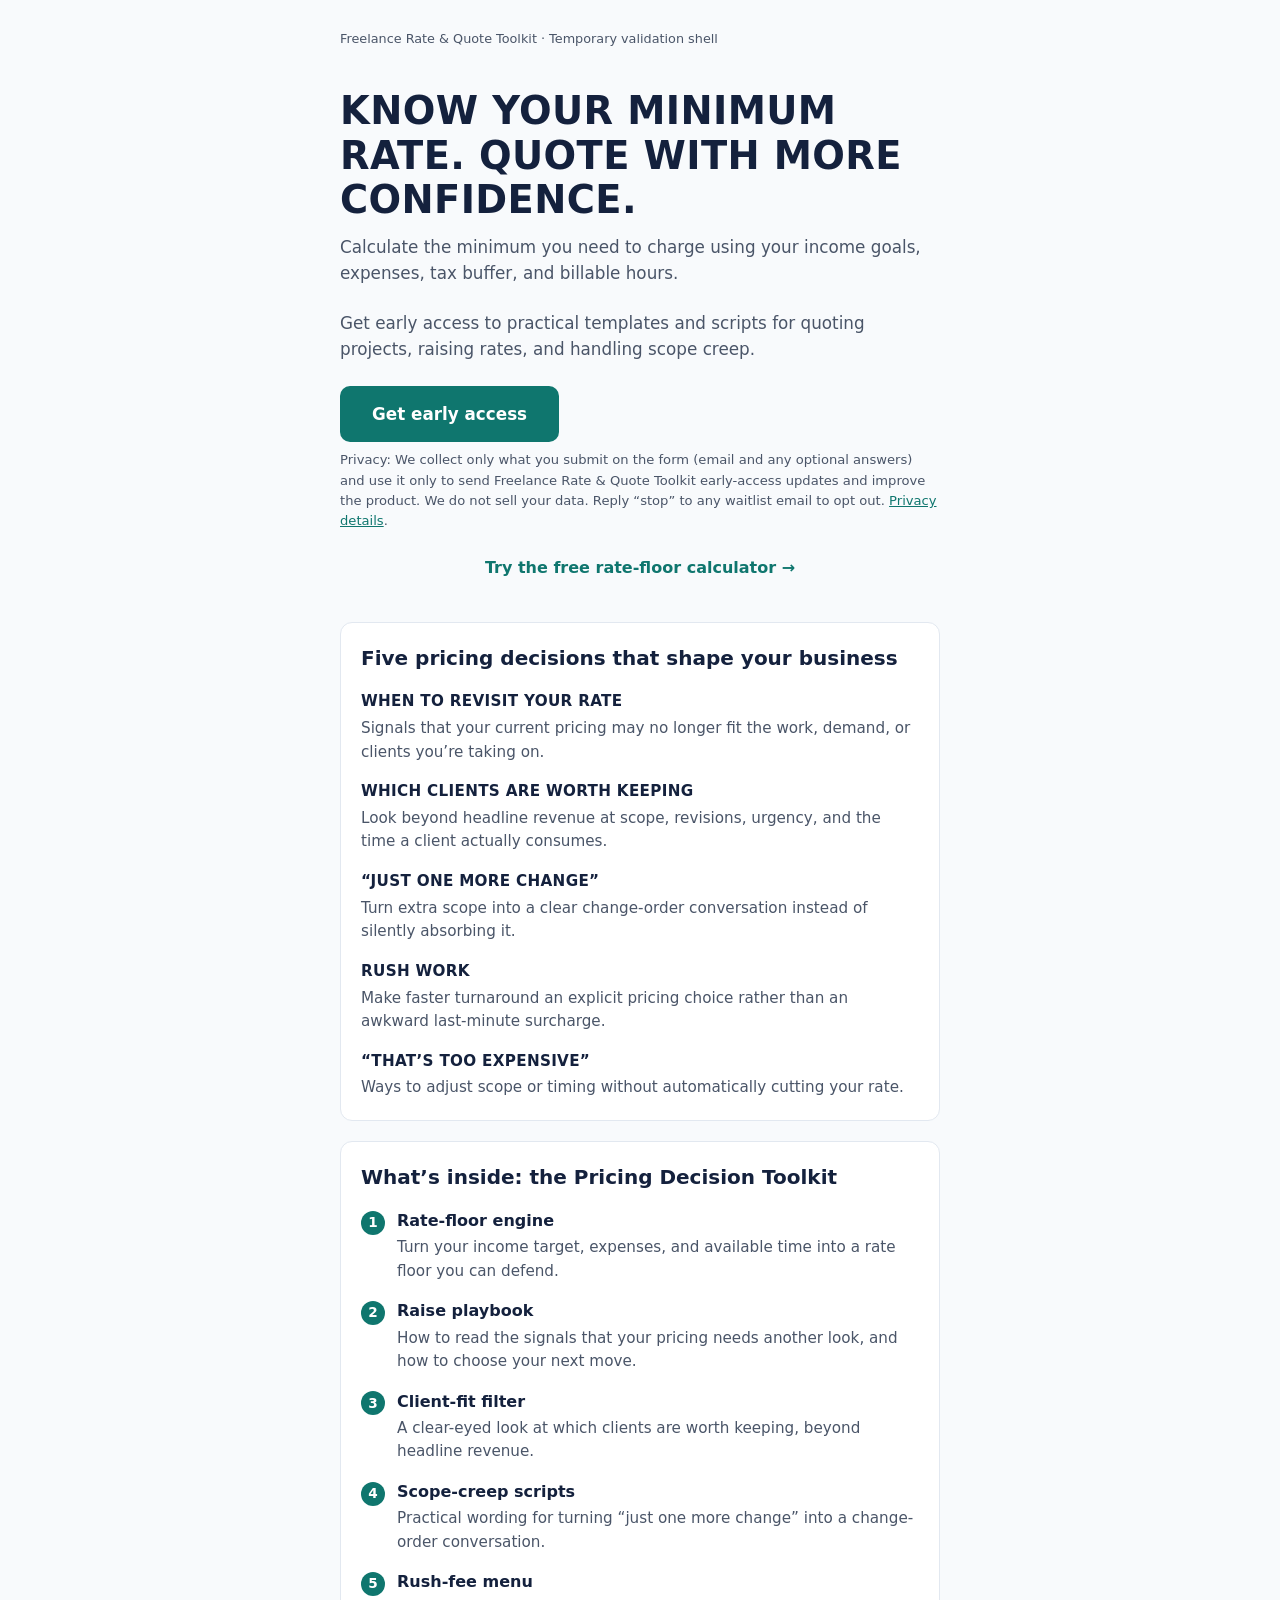
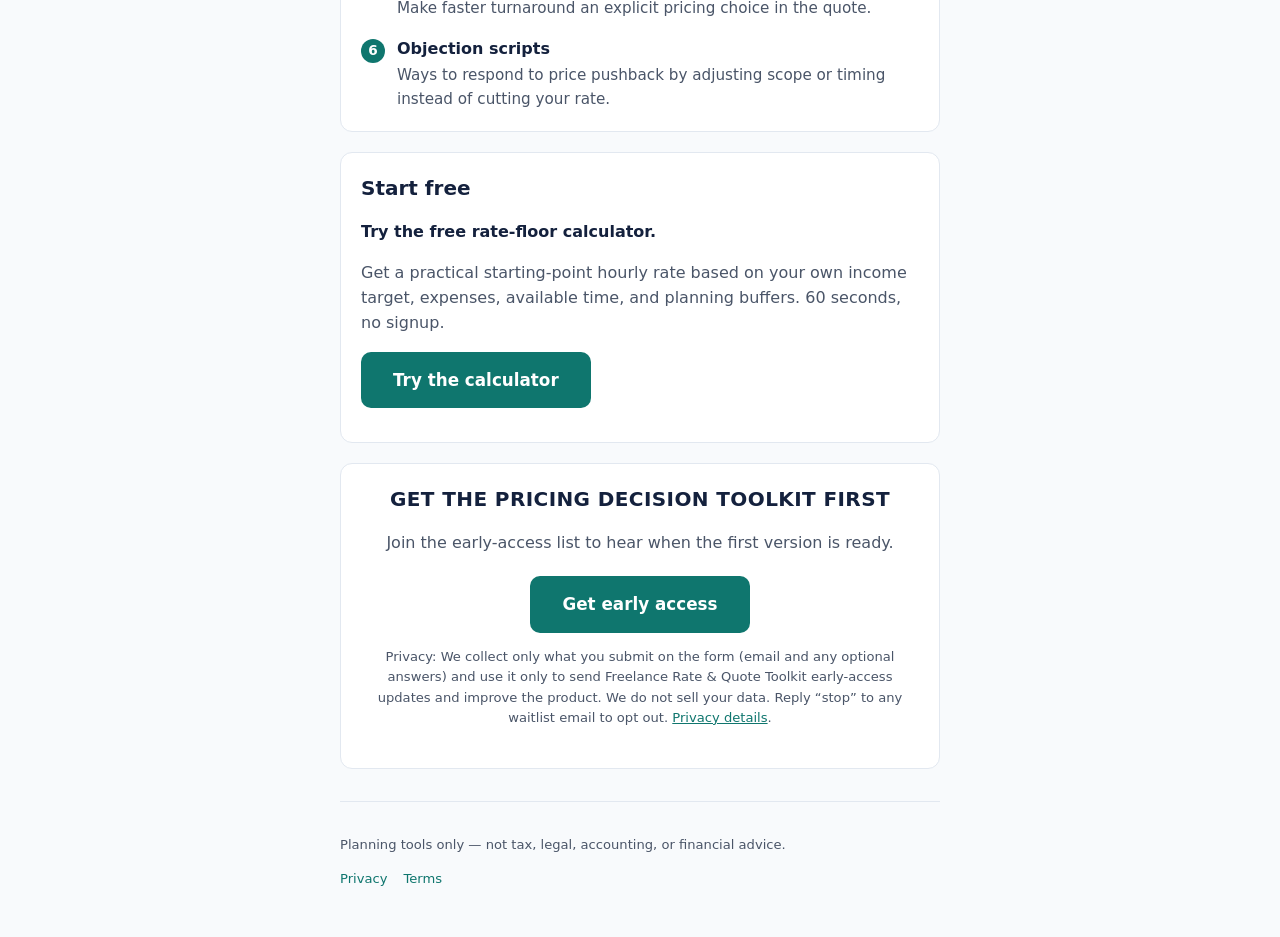
<file: index.html>
<!DOCTYPE html>
<html lang="en">
<head>
  <meta charset="utf-8" />
  <meta name="viewport" content="width=device-width, initial-scale=1" />
  <title>Freelance Rate &amp; Quote Toolkit — Know your minimum rate</title>
  <meta name="description" content="Free freelance rate calculator: find your minimum rate using income goals, expenses, tax buffer, and billable hours. Quote projects with more confidence." />
  <style>
    :root { --ink:#14213d; --muted:#4a5568; --line:#e2e8f0; --bg:#f8fafc; --card:#fff; --accent:#0f766e; --accent-dark:#0c5f59; }
    * { box-sizing: border-box; }
    body { margin:0; font-family: ui-sans-serif, system-ui, -apple-system, "Segoe UI", Roboto, Helvetica, Arial, sans-serif; color:var(--ink); background:var(--bg); font-size:16px; line-height:1.55; }
    main { max-width:640px; margin:0 auto; padding:0 1.25rem 3rem; }
    .shell { font-size:.8rem; color:var(--muted); padding:1rem 0 .25rem; }
    .hero { padding:1.5rem 0 2rem; }
    h1 { font-size:2rem; line-height:1.15; margin:0 0 .75rem; text-transform:uppercase; letter-spacing:.01em; }
    .sub { font-size:1.05rem; color:var(--muted); margin:0 0 1.5rem; }
    .btn { display:block; width:100%; text-align:center; background:var(--accent); color:#fff; font-weight:700; font-size:1.05rem; padding:.95rem 1rem; border-radius:10px; text-decoration:none; margin:0 0 .9rem; min-height:48px; }
    .btn:hover { background:var(--accent-dark); }
    .privacy-note { font-size:.82rem; color:var(--muted); margin:-.4rem 0 .9rem; }
    .privacy-note a { color:var(--accent); }
    .alt-link { display:block; text-align:center; color:var(--accent); font-weight:600; text-decoration:none; padding:.6rem; min-height:44px; }
    .alt-link:hover { text-decoration:underline; }
    section.card { background:var(--card); border:1px solid var(--line); border-radius:12px; padding:1.25rem; margin:0 0 1.25rem; }
    h2 { font-size:1.25rem; margin:0 0 1rem; }
    .decision { margin:0 0 1rem; }
    .decision:last-child { margin-bottom:0; }
    .decision strong { display:block; font-size:.95rem; letter-spacing:.02em; margin-bottom:.2rem; }
    .decision p { margin:0; color:var(--muted); font-size:.95rem; }
    ol.toolkit { margin:0; padding:0; list-style:none; counter-reset:tk; }
    ol.toolkit li { counter-increment:tk; margin:0 0 1rem; padding-left:2.25rem; position:relative; }
    ol.toolkit li:last-child { margin-bottom:0; }
    ol.toolkit li::before { content:counter(tk); position:absolute; left:0; top:.1rem; width:1.5rem; height:1.5rem; border-radius:50%; background:var(--accent); color:#fff; font-size:.85rem; font-weight:700; display:flex; align-items:center; justify-content:center; }
    ol.toolkit strong { display:block; margin-bottom:.15rem; }
    ol.toolkit p { margin:0; color:var(--muted); font-size:.95rem; }
    .cta-block { text-align:center; padding:1.5rem 1.25rem; }
    .cta-block h2 { text-transform:uppercase; letter-spacing:.02em; }
    .cta-block p { color:var(--muted); margin:0 0 1.25rem; }
    footer { border-top:1px solid var(--line); margin-top:2rem; padding-top:1.25rem; font-size:.82rem; color:var(--muted); }
    footer nav { margin-top:.5rem; }
    footer a { color:var(--accent); text-decoration:none; margin-right:1rem; }
    footer a:hover { text-decoration:underline; }
    @media (min-width:560px){
      h1 { font-size:2.4rem; }
      .btn { width:auto; display:inline-block; padding:.95rem 2rem; }
    }
  </style>
</head>
<body>
  <main>
    <p class="shell">Freelance Rate &amp; Quote Toolkit &middot; Temporary validation shell</p>
    <div class="hero">
      <h1>Know your minimum rate. Quote with more confidence.</h1>
      <p class="sub">Calculate the minimum you need to charge using your income goals, expenses, tax buffer, and billable hours.</p>
<p class="sub">Get early access to practical templates and scripts for quoting projects, raising rates, and handling scope creep.</p>
      <a class="btn" href="https://forms.gle/4DkwoLNyhobYwqoF9">Get early access</a>
      <p class="privacy-note">Privacy: We collect only what you submit on the form (email and any optional answers) and use it only to send Freelance Rate &amp; Quote Toolkit early-access updates and improve the product. We do not sell your data. Reply &ldquo;stop&rdquo; to any waitlist email to opt out. <a href="privacy.html">Privacy details</a>.</p>
      <a class="alt-link" href="calculator.html">Try the free rate-floor calculator &rarr;</a>
    </div>
    <section class="card" aria-label="Pricing decisions">
      <h2>Five pricing decisions that shape your business</h2>
      <div class="decision"><strong>WHEN TO REVISIT YOUR RATE</strong><p>Signals that your current pricing may no longer fit the work, demand, or clients you&rsquo;re taking on.</p></div>
      <div class="decision"><strong>WHICH CLIENTS ARE WORTH KEEPING</strong><p>Look beyond headline revenue at scope, revisions, urgency, and the time a client actually consumes.</p></div>
      <div class="decision"><strong>&ldquo;JUST ONE MORE CHANGE&rdquo;</strong><p>Turn extra scope into a clear change-order conversation instead of silently absorbing it.</p></div>
      <div class="decision"><strong>RUSH WORK</strong><p>Make faster turnaround an explicit pricing choice rather than an awkward last-minute surcharge.</p></div>
      <div class="decision"><strong>&ldquo;THAT&rsquo;S TOO EXPENSIVE&rdquo;</strong><p>Ways to adjust scope or timing without automatically cutting your rate.</p></div>
    </section>
    <section class="card" aria-label="Toolkit contents">
      <h2>What&rsquo;s inside: the Pricing Decision Toolkit</h2>
      <ol class="toolkit">
        <li><strong>Rate-floor engine</strong><p>Turn your income target, expenses, and available time into a rate floor you can defend.</p></li>
        <li><strong>Raise playbook</strong><p>How to read the signals that your pricing needs another look, and how to choose your next move.</p></li>
        <li><strong>Client-fit filter</strong><p>A clear-eyed look at which clients are worth keeping, beyond headline revenue.</p></li>
        <li><strong>Scope-creep scripts</strong><p>Practical wording for turning &ldquo;just one more change&rdquo; into a change-order conversation.</p></li>
        <li><strong>Rush-fee menu</strong><p>Make faster turnaround an explicit pricing choice in the quote.</p></li>
        <li><strong>Objection scripts</strong><p>Ways to respond to price pushback by adjusting scope or timing instead of cutting your rate.</p></li>
      </ol>
    </section>
    <section class="card" aria-label="Free calculator">
      <h2>Start free</h2>
      <p><strong>Try the free rate-floor calculator.</strong></p>
      <p style="color:var(--muted)">Get a practical starting-point hourly rate based on your own income target, expenses, available time, and planning buffers. 60 seconds, no signup.</p>
      <a class="btn" href="calculator.html">Try the calculator</a>
    </section>
    <section class="card cta-block" aria-label="Early access">
      <h2>Get the Pricing Decision Toolkit first</h2>
      <p>Join the early-access list to hear when the first version is ready.</p>
      <a class="btn" href="https://forms.gle/4DkwoLNyhobYwqoF9">Get early access</a>
      <p class="privacy-note">Privacy: We collect only what you submit on the form (email and any optional answers) and use it only to send Freelance Rate &amp; Quote Toolkit early-access updates and improve the product. We do not sell your data. Reply &ldquo;stop&rdquo; to any waitlist email to opt out. <a href="privacy.html">Privacy details</a>.</p>
    </section>
    <footer>
      <p>Planning tools only &mdash; not tax, legal, accounting, or financial advice.</p>
      <nav><a href="privacy.html">Privacy</a><a href="terms.html">Terms</a></nav>
    </footer>
  </main>
  <!-- Cloudflare Web Analytics -->
  <script type='module' src='https://static.cloudflareinsights.com/beacon.min.js' data-cf-beacon='{"token": "675e3a77023b4653a0417d7aea74f840"}'></script>
  <!-- End Cloudflare Web Analytics -->
</body>
</html>
</file>
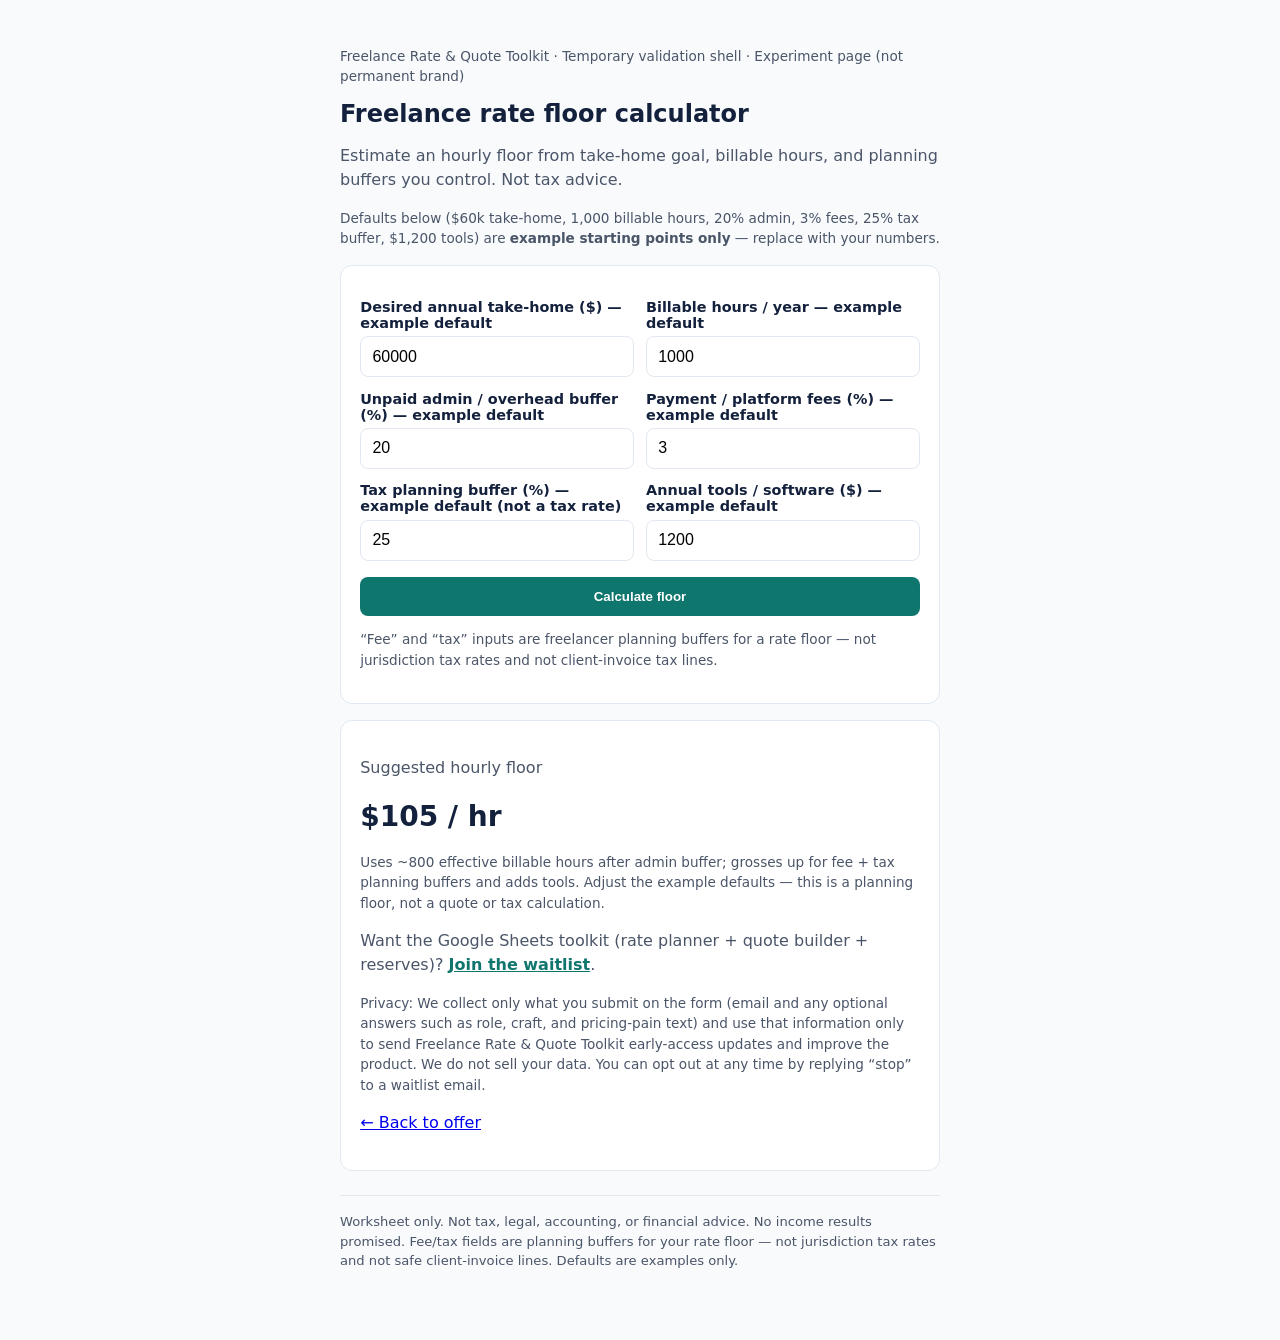
<file: calculator.html>
<!DOCTYPE html>
<html lang="en">
<head>
  <meta charset="utf-8" />
  <meta name="viewport" content="width=device-width, initial-scale=1" />
  <title>Freelance Rate Floor Calculator</title>
  <style>
    :root { --ink:#14213d; --muted:#4a5568; --line:#e2e8f0; --bg:#f8fafc; --card:#fff; --accent:#0f766e; }
    * { box-sizing: border-box; }
    body { margin:0; font-family: ui-sans-serif, system-ui, -apple-system, Segoe UI, Roboto, Helvetica, Arial, sans-serif; color:var(--ink); background:var(--bg); }
    main { max-width:640px; margin:0 auto; padding:2rem 1.25rem 3.5rem; }
    h1 { font-size:1.5rem; margin:0 0 .5rem; }
    p { color:var(--muted); line-height:1.5; }
    form, .out { background:var(--card); border:1px solid var(--line); border-radius:12px; padding:1.2rem; margin:1rem 0; }
    label { display:block; font-size:.9rem; font-weight:600; margin:.85rem 0 .35rem; }
    input { width:100%; padding:.65rem .7rem; border:1px solid var(--line); border-radius:8px; font-size:1rem; }
    .row { display:grid; grid-template-columns:1fr 1fr; gap:.75rem; }
    @media (max-width:560px){ .row { grid-template-columns:1fr; } }
    button { margin-top:1rem; background:var(--accent); color:#fff; border:0; border-radius:8px; padding:.75rem 1rem; font-weight:600; cursor:pointer; width:100%; }
    .big { font-size:1.75rem; font-weight:700; color:var(--ink); margin:.25rem 0; }
    .hint { font-size:.85rem; }
    a.cta { color:var(--accent); font-weight:600; }
    .disclaimer { font-size:.82rem; border-top:1px solid var(--line); padding-top:1rem; margin-top:1.5rem; color:var(--muted); }
  </style>
</head>
<body>
  <main>
    <p class="hint">Freelance Rate & Quote Toolkit · Temporary validation shell · Experiment page (not permanent brand)</p>
    <h1>Freelance rate floor calculator</h1>
    <p>Estimate an hourly floor from take-home goal, billable hours, and planning buffers you control. Not tax advice.</p>
    <p class="hint">Defaults below ($60k take-home, 1,000 billable hours, 20% admin, 3% fees, 25% tax buffer, $1,200 tools) are <strong>example starting points only</strong> — replace with your numbers.</p>

    <form id="calc" onsubmit="return false;">
      <div class="row">
        <div>
          <label for="takeHome">Desired annual take-home ($) — example default</label>
          <input id="takeHome" type="number" min="0" step="100" value="60000" />
        </div>
        <div>
          <label for="billable">Billable hours / year — example default</label>
          <input id="billable" type="number" min="1" step="1" value="1000" />
        </div>
      </div>
      <div class="row">
        <div>
          <label for="adminPct">Unpaid admin / overhead buffer (%) — example default</label>
          <input id="adminPct" type="number" min="0" max="90" step="1" value="20" />
        </div>
        <div>
          <label for="feePct">Payment / platform fees (%) — example default</label>
          <input id="feePct" type="number" min="0" max="50" step="0.1" value="3" />
        </div>
      </div>
      <div class="row">
        <div>
          <label for="taxPct">Tax planning buffer (%) — example default (not a tax rate)</label>
          <input id="taxPct" type="number" min="0" max="60" step="1" value="25" />
        </div>
        <div>
          <label for="tools">Annual tools / software ($) — example default</label>
          <input id="tools" type="number" min="0" step="50" value="1200" />
        </div>
      </div>
      <button type="button" id="run">Calculate floor</button>
      <p class="hint">“Fee” and “tax” inputs are freelancer planning buffers for a rate floor — not jurisdiction tax rates and not client-invoice tax lines.</p>
    </form>

    <div class="out" id="out" hidden>
      <p>Suggested hourly floor</p>
      <p class="big" id="hourly">—</p>
      <p id="detail" class="hint"></p>
      <p>Want the Google Sheets toolkit (rate planner + quote builder + reserves)? <a class="cta" href="https://forms.gle/4DkwoLNyhobYwqoF9">Join the waitlist</a>.</p>
      <p class="hint">Privacy: We collect only what you submit on the form (email and any optional answers such as role, craft, and pricing-pain text) and use that information only to send Freelance Rate & Quote Toolkit early-access updates and improve the product. We do not sell your data. You can opt out at any time by replying “stop” to a waitlist email.</p>
      <p><a href="./offer.html">← Back to offer</a></p>
    </div>

    <p class="disclaimer">Worksheet only. Not tax, legal, accounting, or financial advice. No income results promised. Fee/tax fields are planning buffers for your rate floor — not jurisdiction tax rates and not safe client-invoice lines. Defaults are examples only.</p>
  </main>
  <script>
    function num(id){ return Math.max(0, Number(document.getElementById(id).value) || 0); }
    function calc(){
      const takeHome = num('takeHome');
      const billable = Math.max(1, num('billable'));
      const admin = num('adminPct') / 100;
      const fee = num('feePct') / 100;
      const tax = num('taxPct') / 100;
      const tools = num('tools');
      // Effective revenue needed before fee+tax buffers, after adding tools and admin inflation of hours
      const effectiveHours = billable * (1 - Math.min(admin, 0.9));
      const costBase = takeHome + tools;
      // Gross up for fee and tax reserves: need X such that X*(1-fee)*(1-tax) ~= costBase (simple sequential reserve)
      let gross = costBase;
      if (fee < 1) gross = gross / (1 - fee);
      if (tax < 1) gross = gross / (1 - tax);
      const hoursForRate = Math.max(effectiveHours, 1);
      const hourly = gross / hoursForRate;
      document.getElementById('out').hidden = false;
      document.getElementById('hourly').textContent = '$' + hourly.toFixed(0) + ' / hr';
      document.getElementById('detail').textContent =
        'Uses ~' + hoursForRate.toFixed(0) + ' effective billable hours after admin buffer; grosses up for fee + tax planning buffers and adds tools. Adjust the example defaults — this is a planning floor, not a quote or tax calculation.';
    }
    document.getElementById('run').addEventListener('click', calc);
    ['takeHome','billable','adminPct','feePct','taxPct','tools'].forEach(id => {
      document.getElementById(id).addEventListener('change', calc);
    });
    calc();
  </script>
  <!-- Cloudflare Web Analytics -->
  <script type='module' src='https://static.cloudflareinsights.com/beacon.min.js' data-cf-beacon='{"token": "675e3a77023b4653a0417d7aea74f840"}'></script>
  <!-- End Cloudflare Web Analytics -->
</body>
</html>
</file>
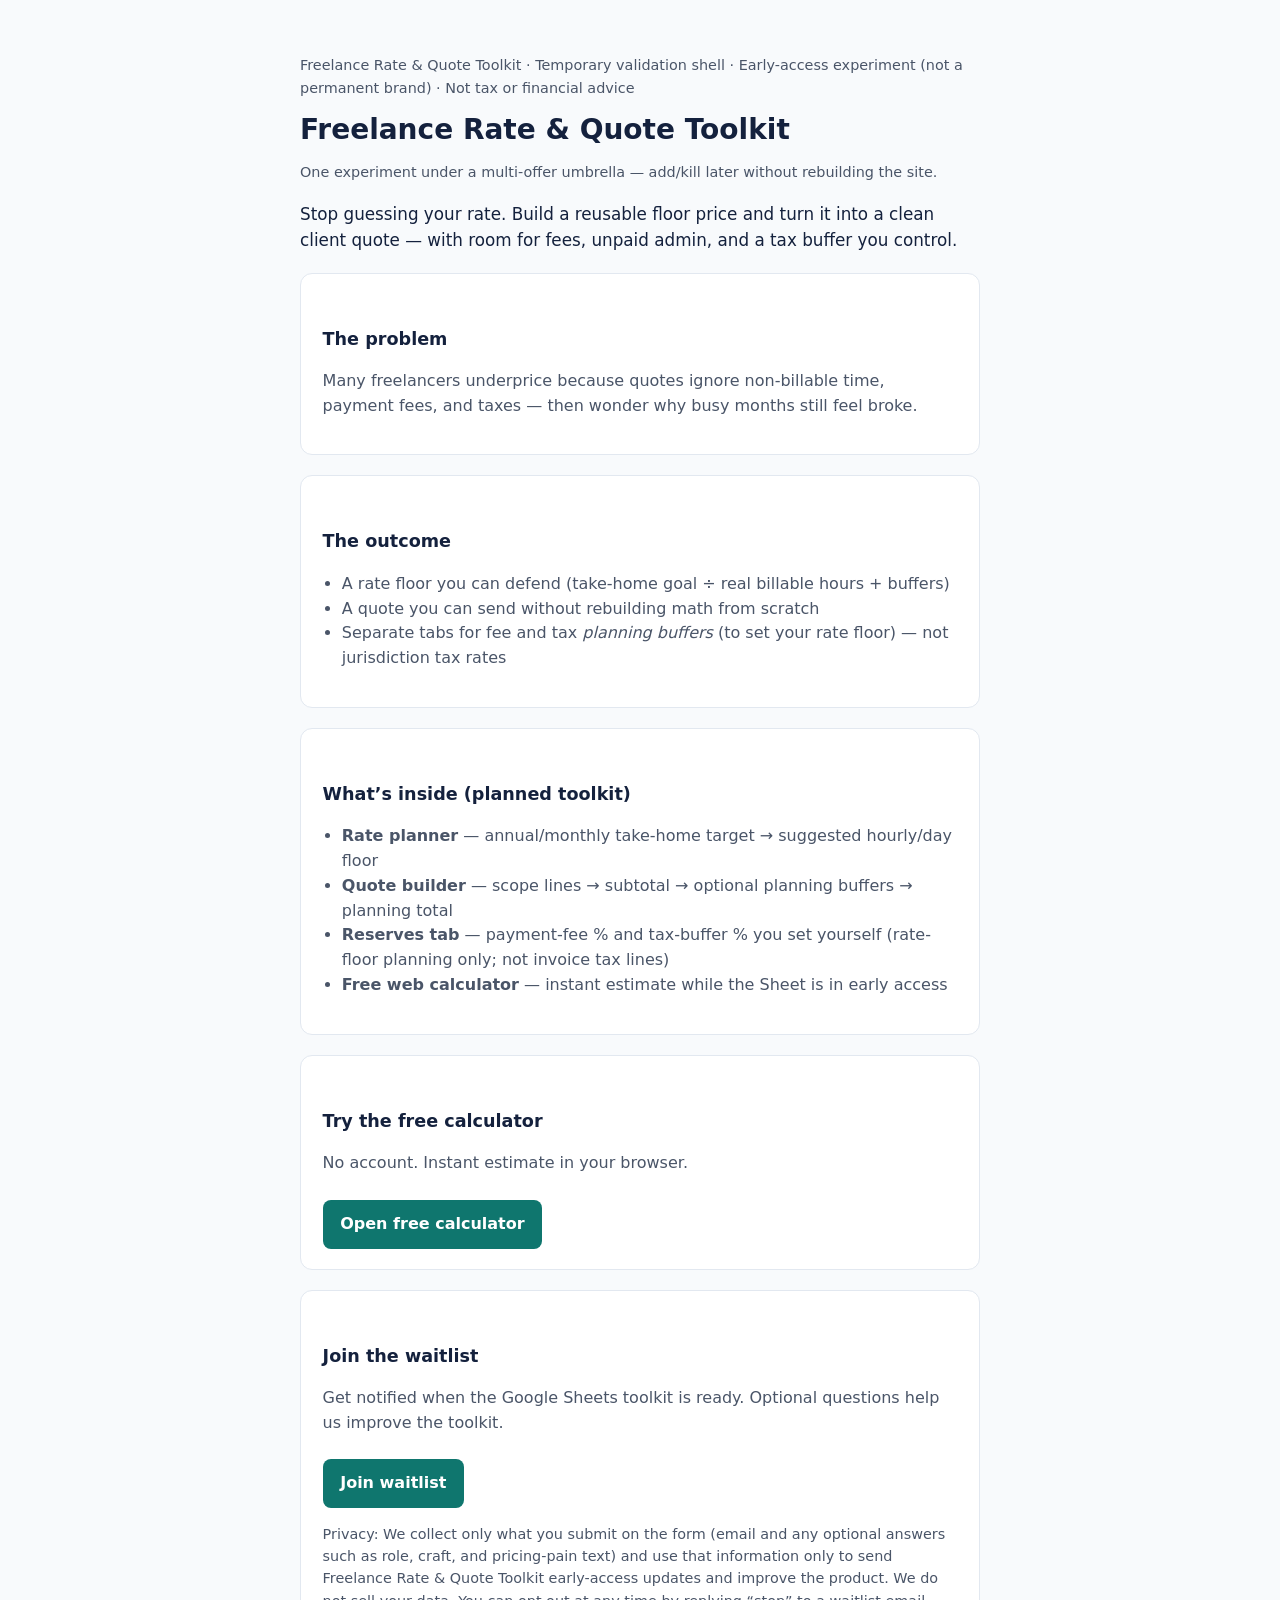
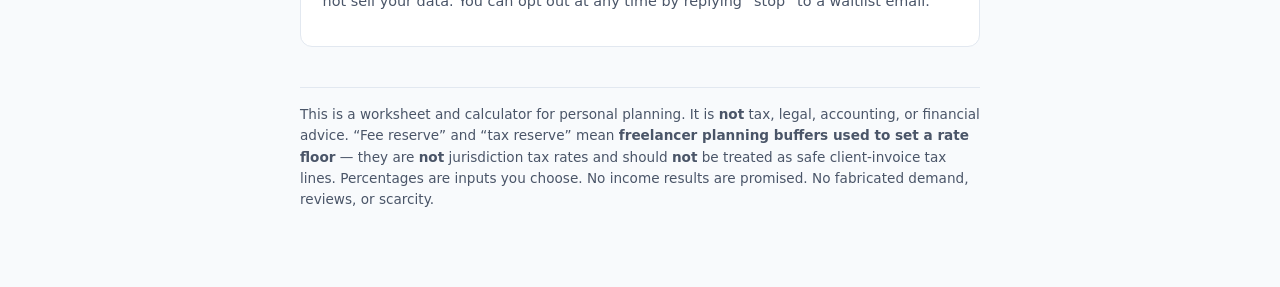
<file: offer.html>
<!DOCTYPE html>
<html lang="en">
<head>
  <meta charset="utf-8" />
  <meta name="viewport" content="width=device-width, initial-scale=1" />
  <title>Freelance Rate &amp; Quote Toolkit — Early Access</title>
  <style>
    :root { color-scheme: light; --ink:#14213d; --muted:#4a5568; --line:#e2e8f0; --bg:#f8fafc; --card:#fff; --accent:#0f766e; }
    * { box-sizing: border-box; }
    body { margin:0; font-family: ui-sans-serif, system-ui, -apple-system, Segoe UI, Roboto, Helvetica, Arial, sans-serif; color:var(--ink); background:var(--bg); line-height:1.55; }
    main { max-width:720px; margin:0 auto; padding:2.5rem 1.25rem 4rem; }
    h1 { font-size:1.75rem; line-height:1.2; margin:0 0 .75rem; }
    h2 { font-size:1.1rem; margin:2rem 0 .75rem; }
    p, li { color:var(--muted); }
    .lead { font-size:1.05rem; color:var(--ink); }
    .card { background:var(--card); border:1px solid var(--line); border-radius:12px; padding:1.25rem 1.35rem; margin:1.25rem 0; }
    ul { padding-left:1.2rem; }
    .cta { display:inline-block; background:var(--accent); color:#fff; text-decoration:none; padding:.75rem 1.1rem; border-radius:8px; font-weight:600; margin-top:.5rem; }
    .cta:hover { filter:brightness(1.05); }
    .note { font-size:.9rem; }
    .disclaimer { font-size:.85rem; border-top:1px solid var(--line); margin-top:2.5rem; padding-top:1rem; }
    code { background:#eef2ff; padding:.1rem .35rem; border-radius:4px; font-size:.9em; }
  </style>
</head>
<body>
  <main>
    <p class="note">Freelance Rate & Quote Toolkit · Temporary validation shell · Early-access experiment (not a permanent brand) · Not tax or financial advice</p>
    <h1>Freelance Rate &amp; Quote Toolkit</h1>
    <p class="note">One experiment under a multi-offer umbrella — add/kill later without rebuilding the site.</p>
    <p class="lead">Stop guessing your rate. Build a reusable floor price and turn it into a clean client quote — with room for fees, unpaid admin, and a tax buffer you control.</p>
    <div class="card">
      <h2>The problem</h2>
      <p>Many freelancers underprice because quotes ignore non-billable time, payment fees, and taxes — then wonder why busy months still feel broke.</p>
    </div>
    <div class="card">
      <h2>The outcome</h2>
      <ul>
        <li>A rate floor you can defend (take-home goal ÷ real billable hours + buffers)</li>
        <li>A quote you can send without rebuilding math from scratch</li>
        <li>Separate tabs for fee and tax <em>planning buffers</em> (to set your rate floor) — not jurisdiction tax rates</li>
      </ul>
    </div>
    <div class="card">
      <h2>What’s inside (planned toolkit)</h2>
      <ul>
        <li><strong>Rate planner</strong> — annual/monthly take-home target → suggested hourly/day floor</li>
        <li><strong>Quote builder</strong> — scope lines → subtotal → optional planning buffers → planning total</li>
        <li><strong>Reserves tab</strong> — payment-fee % and tax-buffer % you set yourself (rate-floor planning only; not invoice tax lines)</li>
        <li><strong>Free web calculator</strong> — instant estimate while the Sheet is in early access</li>
      </ul>
    </div>
    <div class="card">
      <h2>Try the free calculator</h2>
      <p>No account. Instant estimate in your browser.</p>
      <a class="cta" href="./calculator.html">Open free calculator</a>
    </div>
    <div class="card">
      <h2>Join the waitlist</h2>
      <p>Get notified when the Google Sheets toolkit is ready. Optional questions help us improve the toolkit.</p>
      <a class="cta" id="waitlist" href="https://forms.gle/4DkwoLNyhobYwqoF9">Join waitlist</a>
      <p class="note">Privacy: We collect only what you submit on the form (email and any optional answers such as role, craft, and pricing-pain text) and use that information only to send Freelance Rate & Quote Toolkit early-access updates and improve the product. We do not sell your data. You can opt out at any time by replying “stop” to a waitlist email.</p>
    </div>
    <p class="disclaimer">This is a worksheet and calculator for personal planning. It is <strong>not</strong> tax, legal, accounting, or financial advice. “Fee reserve” and “tax reserve” mean <strong>freelancer planning buffers used to set a rate floor</strong> — they are <strong>not</strong> jurisdiction tax rates and should <strong>not</strong> be treated as safe client-invoice tax lines. Percentages are inputs you choose. No income results are promised. No fabricated demand, reviews, or scarcity.</p>
  </main>
  <!-- Cloudflare Web Analytics -->
  <script type='module' src='https://static.cloudflareinsights.com/beacon.min.js' data-cf-beacon='{"token": "675e3a77023b4653a0417d7aea74f840"}'></script>
  <!-- End Cloudflare Web Analytics -->
</body>
</html>
</file>
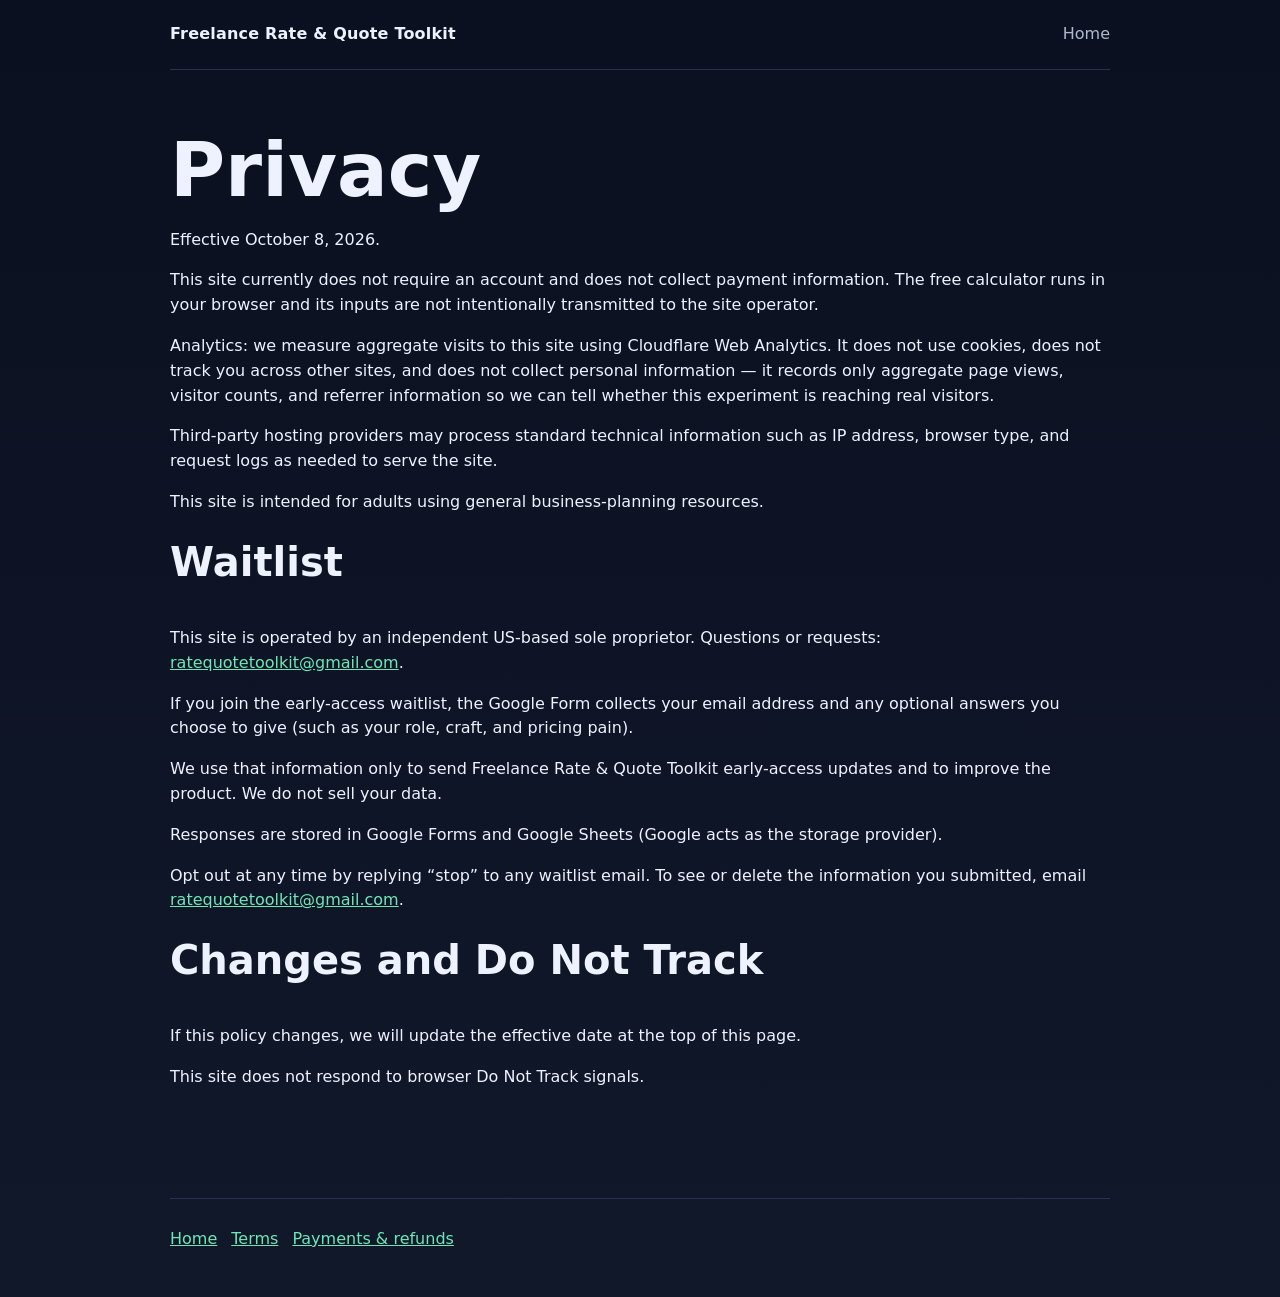
<file: privacy.html>
<!doctype html><html lang="en"><head><meta charset="utf-8"><meta name="viewport" content="width=device-width,initial-scale=1"><title>Privacy</title><link rel="stylesheet" href="styles.css"></head><body><div class="wrap"><nav><div class="brand">Freelance Rate & Quote Toolkit</div><div class="links"><a href="index.html">Home</a></div></nav><section class="section"><h1>Privacy</h1><p>Effective October 8, 2026.</p><p>This site currently does not require an account and does not collect payment information. The free calculator runs in your browser and its inputs are not intentionally transmitted to the site operator.</p><p>Analytics: we measure aggregate visits to this site using Cloudflare Web Analytics. It does not use cookies, does not track you across other sites, and does not collect personal information — it records only aggregate page views, visitor counts, and referrer information so we can tell whether this experiment is reaching real visitors.</p><p>Third-party hosting providers may process standard technical information such as IP address, browser type, and request logs as needed to serve the site.</p><p>This site is intended for adults using general business-planning resources.</p><h2>Waitlist</h2><p>This site is operated by an independent US-based sole proprietor. Questions or requests: <a href="mailto:ratequotetoolkit@gmail.com">ratequotetoolkit@gmail.com</a>.</p><p>If you join the early-access waitlist, the Google Form collects your email address and any optional answers you choose to give (such as your role, craft, and pricing pain).</p><p>We use that information only to send Freelance Rate &amp; Quote Toolkit early-access updates and to improve the product. We do not sell your data.</p><p>Responses are stored in Google Forms and Google Sheets (Google acts as the storage provider).</p><p>Opt out at any time by replying &ldquo;stop&rdquo; to any waitlist email. To see or delete the information you submitted, email <a href="mailto:ratequotetoolkit@gmail.com">ratequotetoolkit@gmail.com</a>.</p><h2>Changes and Do Not Track</h2><p>If this policy changes, we will update the effective date at the top of this page.</p><p>This site does not respond to browser Do Not Track signals.</p></section><footer><a href="index.html">Home</a><a href="terms.html">Terms</a><a href="refund.html">Payments & refunds</a></footer></div></body></html>
</file>
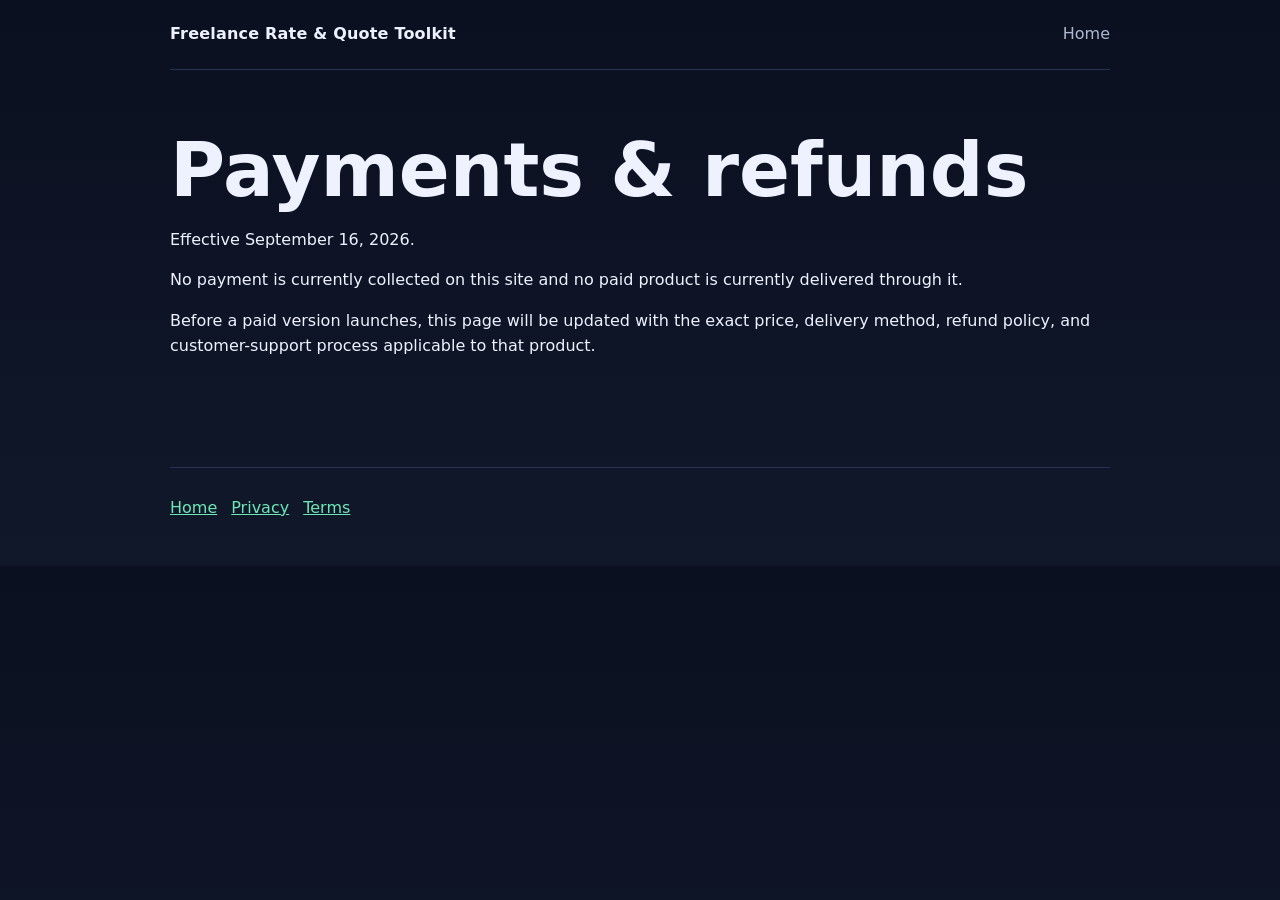
<file: refund.html>
<!doctype html><html lang="en"><head><meta charset="utf-8"><meta name="viewport" content="width=device-width,initial-scale=1"><title>Payments & Refunds</title><link rel="stylesheet" href="styles.css"></head><body><div class="wrap"><nav><div class="brand">Freelance Rate & Quote Toolkit</div><div class="links"><a href="index.html">Home</a></div></nav><section class="section"><h1>Payments & refunds</h1><p>Effective September 16, 2026.</p><p>No payment is currently collected on this site and no paid product is currently delivered through it.</p><p>Before a paid version launches, this page will be updated with the exact price, delivery method, refund policy, and customer-support process applicable to that product.</p></section><footer><a href="index.html">Home</a><a href="privacy.html">Privacy</a><a href="terms.html">Terms</a></footer></div></body></html>
</file>
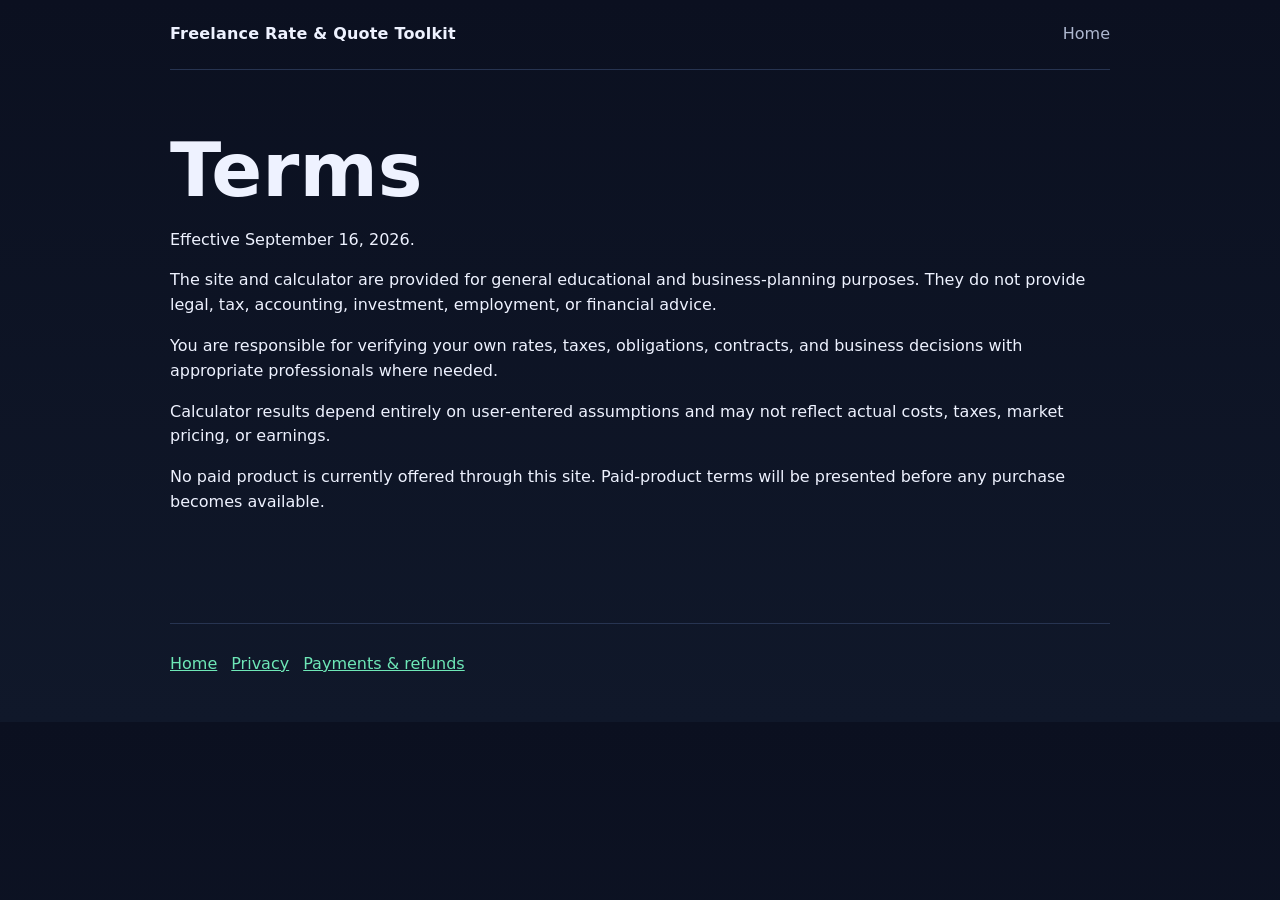
<file: terms.html>
<!doctype html><html lang="en"><head><meta charset="utf-8"><meta name="viewport" content="width=device-width,initial-scale=1"><title>Terms</title><link rel="stylesheet" href="styles.css"></head><body><div class="wrap"><nav><div class="brand">Freelance Rate & Quote Toolkit</div><div class="links"><a href="index.html">Home</a></div></nav><section class="section"><h1>Terms</h1><p>Effective September 16, 2026.</p><p>The site and calculator are provided for general educational and business-planning purposes. They do not provide legal, tax, accounting, investment, employment, or financial advice.</p><p>You are responsible for verifying your own rates, taxes, obligations, contracts, and business decisions with appropriate professionals where needed.</p><p>Calculator results depend entirely on user-entered assumptions and may not reflect actual costs, taxes, market pricing, or earnings.</p><p>No paid product is currently offered through this site. Paid-product terms will be presented before any purchase becomes available.</p></section><footer><a href="index.html">Home</a><a href="privacy.html">Privacy</a><a href="refund.html">Payments & refunds</a></footer></div></body></html>
</file>
<file: styles.css>
:root{
  --bg:#0b1020;--card:#121a30;--text:#eef2ff;--muted:#aeb8d0;
  --accent:#6ee7b7;--line:#273451;--white:#fff;--danger:#fecaca;
}
*{box-sizing:border-box}
body{margin:0;font-family:Inter,system-ui,-apple-system,Segoe UI,Roboto,Arial,sans-serif;background:linear-gradient(180deg,#0b1020,#10182a);color:var(--text);line-height:1.55}
a{color:var(--accent)}
.wrap{max-width:980px;margin:auto;padding:0 20px}
nav{display:flex;justify-content:space-between;align-items:center;padding:22px 0;border-bottom:1px solid var(--line)}
.brand{font-weight:800;letter-spacing:.2px}
nav .links a{margin-left:16px;text-decoration:none;color:var(--muted)}
.hero{padding:70px 0 42px}
.eyebrow{color:var(--accent);font-weight:700;text-transform:uppercase;font-size:.78rem;letter-spacing:.12em}
h1{font-size:clamp(2.2rem,7vw,4.7rem);line-height:1.02;margin:.35em 0 .25em}
h2{font-size:clamp(1.6rem,4vw,2.5rem);margin-top:0}
.lead{font-size:1.18rem;max-width:720px;color:var(--muted)}
.grid{display:grid;grid-template-columns:repeat(auto-fit,minmax(250px,1fr));gap:18px}
.card{background:rgba(18,26,48,.92);border:1px solid var(--line);border-radius:18px;padding:22px}
.section{padding:36px 0}
.btn{display:inline-block;background:var(--accent);color:#082016;font-weight:800;padding:13px 18px;border-radius:12px;text-decoration:none;border:none;cursor:pointer}
.btn.secondary{background:transparent;color:var(--text);border:1px solid var(--line)}
form label{display:block;font-weight:700;margin:12px 0 6px}
input{width:100%;padding:12px;border-radius:10px;border:1px solid var(--line);background:#0d1426;color:var(--text);font-size:1rem}
.result{margin-top:18px;padding:18px;border-radius:14px;background:#0d1426;border:1px solid var(--line)}
.small{font-size:.9rem;color:var(--muted)}
footer{margin-top:56px;padding:28px 0 45px;border-top:1px solid var(--line);color:var(--muted)}
footer a{margin-right:14px}
.notice{border-left:4px solid var(--accent);padding:12px 16px;background:#0d1426;border-radius:8px}
table{width:100%;border-collapse:collapse}
td,th{padding:10px;border-bottom:1px solid var(--line);text-align:left}
@media(max-width:640px){nav{align-items:flex-start;gap:10px}.links{display:flex;flex-direction:column}.links a{margin:4px 0}}
</file>
